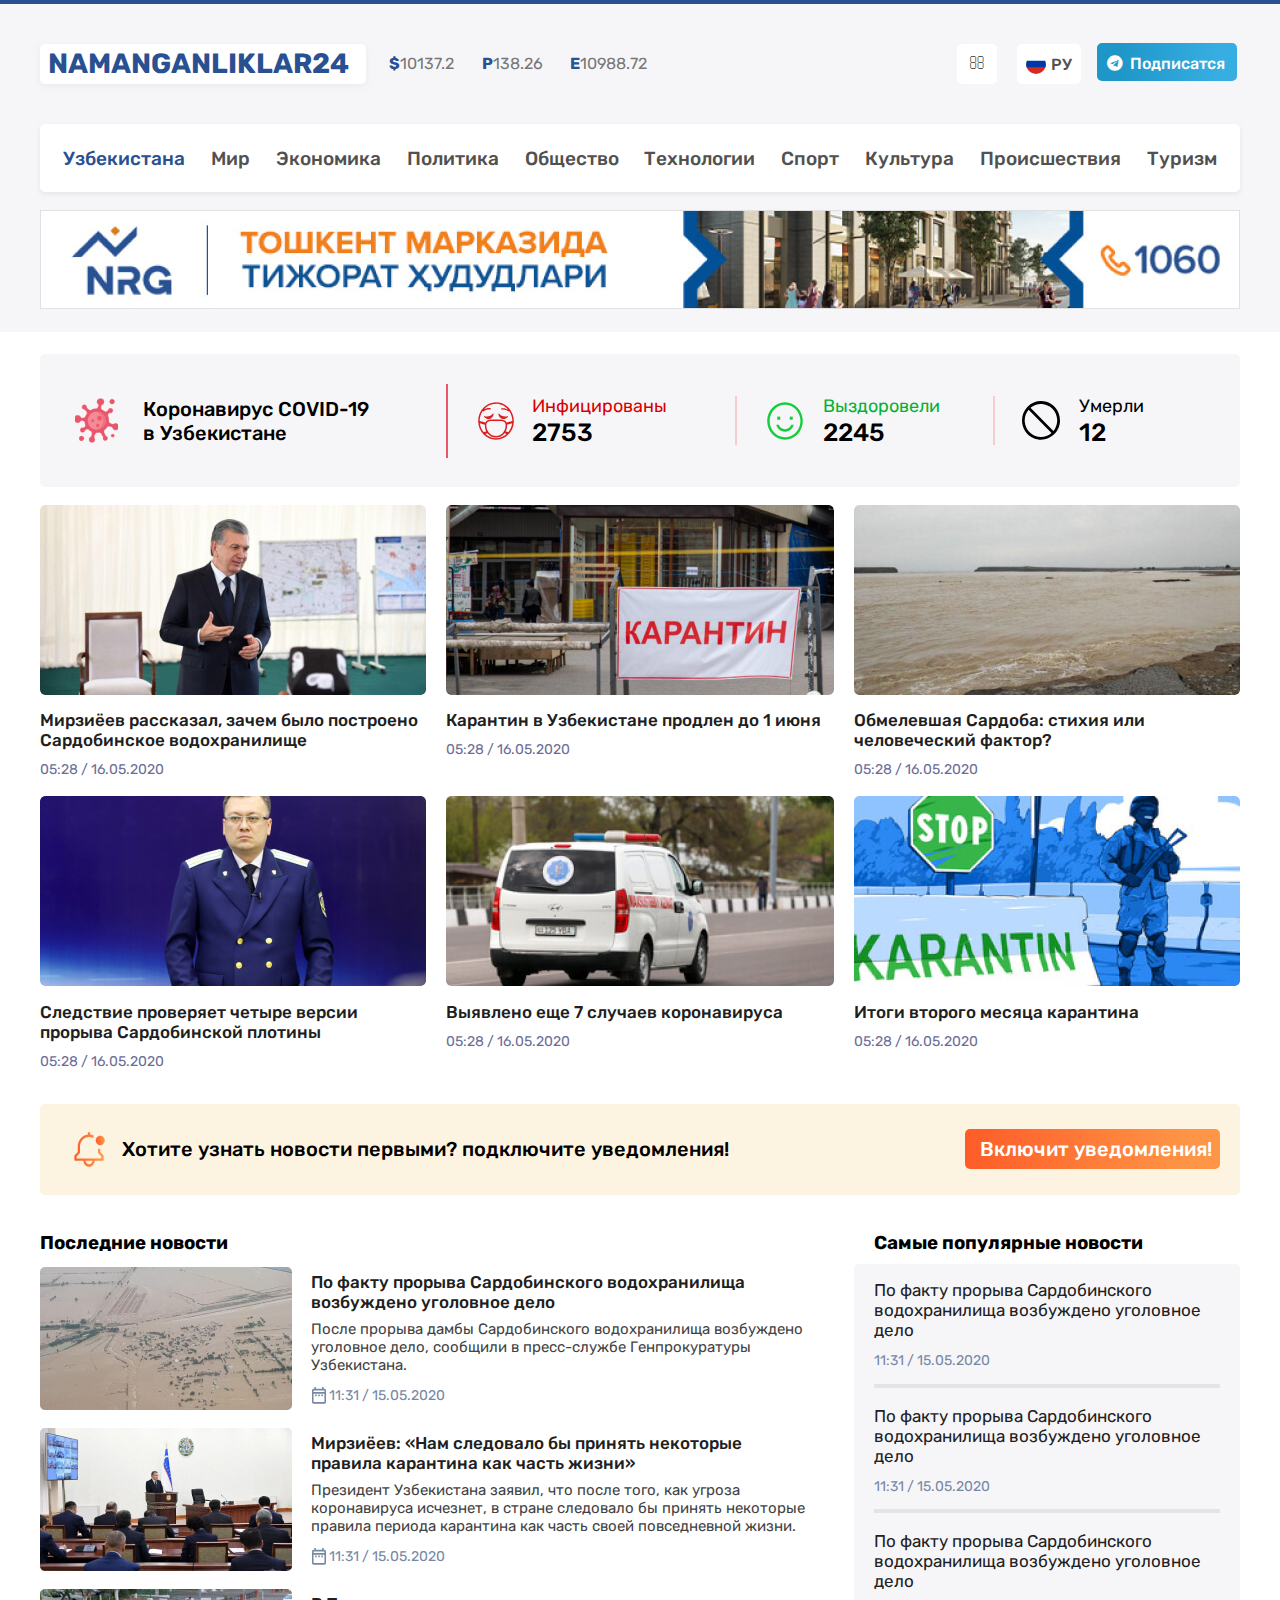
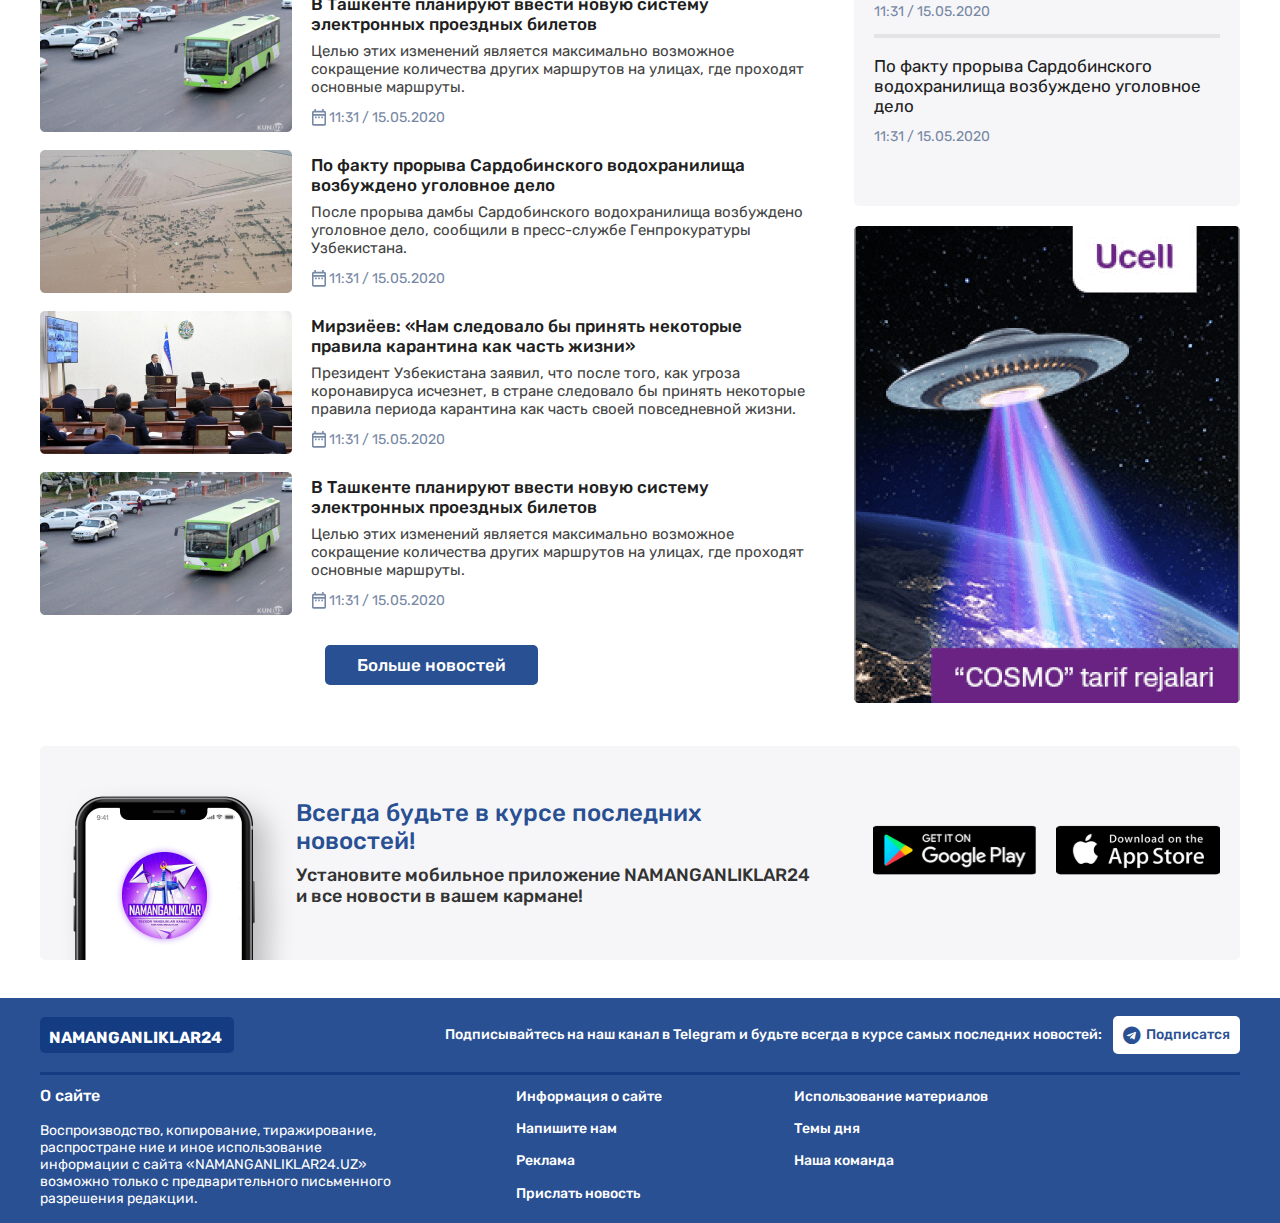
<file: index.html>
<!DOCTYPE html>
<html lang="en">
<head>
    <meta charset="UTF-8">
    <meta http-equiv="X-UA-Compatible" content="IE=edge">
    <meta name="viewport" content="width=device-width, initial-scale=1.0">
    <title>NAMANGANLIKLAR24</title>
    <link rel="stylesheet" href="https://pro.fontawesome.com/releases/v5.10.0/css/all.css"/>
    <link rel="stylesheet" href="./css/fonts.css">
    <link rel="stylesheet" href="./css/normalize.css">
    <link rel="stylesheet" href="./css/style.css">
</head>
<body>
    
    <header class="header">
        <div class="container">
            <div class="header-top">
                <a class="intro-title" href="index.html"><h1>NAMANGANLIKLAR24</h1></a>
                <div class="value">
                    <span class="dollar"><b>$</b>10137.2</span>
                    <span class="rubl"><b>P</b>138.26</span>
                    <span class="euro"><b>E</b>10988.72</span>
                </div>

                <div class="search-wrapper">
                    <input type="checkbox" id="check">
                    <div class="search-box">
                        <input type="text" placeholder="Nima qidiramiz?">
                        <label for="check" class="search-icon">
                            <i class="fas fa-search"></i>
                        </label>
                    </div>
                </div>

                <button type="button">
                    <img src="./img/cif_ru.svg" alt="flag of Russia">
                    <span>РУ</span>
                </button>

                <label for="modal">
                    <input type="checkbox" class="modal-check" id="modal">
                    <span class="modal-btn"><i class="fab fa-telegram"></i>Подписатся</span> 
                    <div class="box-modal">
                        <div class="modal-content">
                            <div class="close">+</div>
                            <p>Подписывайтесь на наш канал в Telegram и будьте всегда в курсе самых последних новостей:</p>
                            <a href="#"><i class="fab fa-telegram"></i>Подписатся</a>
                        </div>
                    </div>
                </label>
            </div>
            
            <nav class="navbar">
                <ul class="navlist">
                    <li><a class="active" href="#">Узбекистана</a></li>
                    <li><a href="#"> Мир </a></li>
                    <li><a href="article.html">Экономика</a></li>
                    <li><a href="list.html">Политика</a></li>
                    <li><a href="#">Общество</a></li>
                    <li><a href="#">Технологии</a></li>
                    <li><a href="#">Спорт</a></li>
                    <li><a href="#">Культура</a></li>
                    <li><a href="#">Происшествия</a></li>
                    <li><a href="#">Туризм</a></li>
                </ul>
            </nav>
            <a target="_blank" href="#"><img class="header-img" src="./img/nrg-banner.jpg" alt="nrg-banner" width="1200" height="99"></a>
        </div>
    </header>
    
    <main>
        <section class="covid-part">
            <div class="container ">
                <ul class="covid-info">
                    <li class="covid-list1">
                        <img src="./img/icon-covid.svg" alt="covid icon">
                        <h3>Коронавирус COVID-19 в Узбекистане</h3>
                        <hr class="line1">
                    </li>
                    <li class="covid-list2">
                        <img src="./img/icon-infected.svg" alt="infected icon">
                        <h4>Инфицированы<br><span>2753</span></h4>
                        <hr class="line2">
                    </li>
                    <li class="covid-list3">
                        <img src="./img/icon-recovered.svg" alt="recovered icon">
                        <h4>Выздоровели<br><span>2245</span></h4>
                        <hr class="line3">
                    </li>
                    <li class="covid-list4">
                        <img src="./img/icon-dead.svg" alt="dead icon">
                        <h4>Умерли<br><span>12</span></h4>
                    </li>
                </ul>
            </div>
        </section>
        
        <section class="news">
            <div class="container">
                <ul class="news-list">
                    <li class="box-1">
                        <a href="#">
                            <img src="./img/prezident.jpg" srcset="./img/prezident.jpg 1x, ./img/prezident@2x.jpg 2x" alt="prezident">
                            <h4>Мирзиёев рассказал, зачем было построено Сардобинское водохранилище</h4>
                            <p class="time">05:28 / 16.05.2020</p>
                        </a>
                    </li>
                    <li class="box-2">
                        <a href="#">
                            <img src="./img/karantin.jpg" srcset="./img/karantin.jpg 1x, ./img/karantin@2x.jpg 2x" alt="prezident">
                            <h4>Карантин в Узбекистане продлен до 1 июня</h4>
                            <p class="time">05:28 / 16.05.2020</p>
                        </a>
                    </li>
                    <li class="box-3">
                        <a href="#">
                            <img src="./img/sardoba.jpg" srcset="./img/sardoba.jpg 1x, ./img/sardoba@2x.jpg 2x" alt="sardoba">
                            <h4>Обмелевшая Сардоба: стихия или человеческий фактор?</h4>
                            <p class="time">05:28 / 16.05.2020</p>
                        </a>
                    </li>
                    <li class="box-4">
                        <a href="#">
                            <img src="./img/prokuror.jpg" srcset="./img/prokuror.jpg 1x, ./img/prokuror@2x.jpg 2x" alt="prokuror">
                            <h4>Следствие проверяет четыре версии прорыва Сардобинской плотины</h4>
                            <p class="time">05:28 / 16.05.2020</p>
                        </a>
                    </li>
                    <li class="box-5">
                        <a href="#">
                            <img src="./img/tez-yordam.jpg" srcset="./img/tez-yordam.jpg 1x, ./img/tez-yordam@2x.jpg 2x" alt="tez-yordam">
                            <h4>Выявлено еще 7 случаев коронавируса</h4>
                            <p class="time">05:28 / 16.05.2020</p>
                        </a>
                    </li>
                    <li class="box-6">
                        <a href="#">
                            <img src="./img/stop-karantin.jpg" srcset="./img/stop-karantin.jpg 1x, ./img/stop-karantin@2x.jpg 2x" alt="stop-karantin">
                            <h4>Итоги второго месяца карантина</h4>
                            <p class="time">05:28 / 16.05.2020</p>
                        </a>
                    </li>
                </ul>
                
                <div class="offer">
                    <img src="./img/bell-icon@2x.svg" alt="bell-icon" width="31" height="35">
                    <p>Хотите узнать новости первыми? подключите уведомления!</p>
                    <a href="#">Включит  уведомления!</a>
                </div>
            </div>
        </section>
        
        <section class="all-news">
            <div class="container all-news-wrapper">
                <div class="latest-news">
                    <h3>Последние новости</h3>
                    <ul class="latest-news-list">
                        <li>
                            <a href="#">
                                <img src="./img/Rectangle21.jpg" alt="sardoba from air">
                                <div class="list-info">
                                    <h4>По факту прорыва Сардобинского водохранилища возбуждено уголовное дело</h4>
                                    <p>После прорыва дамбы Сардобинского водохранилища возбуждено уголовное дело, сообщили в пресс-службе Генпрокуратуры Узбекистана.
                                    </p>
                                    <span class="latest-news-time"><img src="./img/calendar.svg" alt="calendar">11:31 / 15.05.2020</span>
                                </div>
                            </a>
                        </li>
                        <li>
                            <a href="#">
                                <img src="./img/Rectangle23.jpg" alt="majlis">
                                <div class="list-info">
                                    <h4>Мирзиёев: «Нам следовало бы принять некоторые правила карантина как часть  жизни»</h4>
                                    <p>Президент Узбекистана заявил, что после того, как угроза коронавируса исчезнет, в стране следовало бы принять некоторые правила периода карантина как часть своей повседневной жизни.</p>
                                    <span class="latest-news-time"><img src="./img/calendar.svg" alt="calendar">11:31 / 15.05.2020</span>
                                </div>
                            </a>
                        </li>
                        <li>
                            <a href="#">
                                <img src="./img/Rectangle24.jpg" alt="sardoba from air">
                                <div class="list-info">
                                    <h4>В Ташкенте планируют ввести новую систему электронных проездных билетов</h4>
                                    <p>Целью этих изменений является максимально возможное сокращение количества других маршрутов на улицах, где проходят основные маршруты.</p>
                                    <span class="latest-news-time"><img src="./img/calendar.svg" alt="calendar">11:31 / 15.05.2020</span>
                                </div>
                            </a>
                        </li>
                        <li>
                            <a href="#">
                                <img src="./img/Rectangle21.jpg" alt="sardoba from air">
                                <div class="list-info">
                                    <h4>По факту прорыва Сардобинского водохранилища возбуждено уголовное дело</h4>
                                    <p>После прорыва дамбы Сардобинского водохранилища возбуждено уголовное дело, сообщили в пресс-службе Генпрокуратуры Узбекистана.
                                    </p>
                                    <span class="latest-news-time"><img src="./img/calendar.svg" alt="calendar">11:31 / 15.05.2020</span>
                                </div>
                            </a>
                        </li>
                        <li>
                            <a href="#">
                                <img src="./img/Rectangle23.jpg" alt="majlis">
                                <div class="list-info">
                                    <h4>Мирзиёев: «Нам следовало бы принять некоторые правила карантина как часть  жизни»</h4>
                                    <p>Президент Узбекистана заявил, что после того, как угроза коронавируса исчезнет, в стране следовало бы принять некоторые правила периода карантина как часть своей повседневной жизни.</p>
                                    <span class="latest-news-time"><img src="./img/calendar.svg" alt="calendar">11:31 / 15.05.2020</span>
                                </div>
                            </a>
                        </li>
                        <li>
                            <a href="#">
                                <img src="./img/Rectangle24.jpg" alt="sardoba from air">
                                <div class="list-info">
                                    <h4>В Ташкенте планируют ввести новую систему электронных проездных билетов</h4>
                                    <p>Целью этих изменений является максимально возможное сокращение количества других маршрутов на улицах, где проходят основные маршруты.</p>
                                    <span class="latest-news-time"><img src="./img/calendar.svg" alt="calendar">11:31 / 15.05.2020</span>
                                </div>
                            </a>
                        </li>
                    </ul>     
                    <div class="more-news">
                        <a href="#">Больше новостей</a>         
                    </div>      
                </div>
                
                <div class="famous-news">
                    <h3>Cамые популярные новости</h3>
                    <ul class="famous-news-list">
                        <li>
                            <a href="#">
                                По факту прорыва Сардобинского водохранилища возбуждено уголовное дело
                            </a>
                            <span class="time">11:31 / 15.05.2020</span>
                            <hr class="fn-line">
                        </li>
                        <li>
                            <a href="#">
                                По факту прорыва Сардобинского водохранилища возбуждено уголовное дело
                            </a>
                            <span class="time">11:31 / 15.05.2020</span>
                            <hr class="fn-line">
                        </li>
                        <li>
                            <a href="#">
                                По факту прорыва Сардобинского водохранилища возбуждено уголовное дело
                            </a>
                            <span class="time">11:31 / 15.05.2020</span>
                            <hr class="fn-line">
                        </li>
                        <li>
                            <a href="#">
                                По факту прорыва Сардобинского водохранилища возбуждено уголовное дело
                            </a>
                            <span class="time">11:31 / 15.05.2020</span>
                        </li>
                    </ul>
                    <a target="_blank" href="#"><img src="./img/Rectangle41.png" alt="ucell add"></a>
                </div>
            </div>
        </section>
        
        <section>
            <div class="container">
                <div class="add">
                    <div class="add-left">
                        <img src="./img/Group1.png" alt="add">
                        <div class="add-left-text">
                            <h3>Всегда будьте в курсе последних новостей!</h3>
                            <p>Установите мобильное приложение NAMANGANLIKLAR24 и все новости в вашем кармане!</p>
                        </div>
                    </div>
                    <div class="add-right">
                        <a href="#"><img src="./img/googleplay.svg" alt="googleplay"></a>
                        <a href="#"><img src="./img/appstore.svg" alt="appstore"></a>
                    </div>
                </div>
            </div>
        </section>
    </main>
    
    <footer class="footer">
        <div class="container">
            <div class="footer-head">
                <a class="footer-title" href="#"><h2>NAMANGANLIKLAR24</h2></a>
                <p>Подписывайтесь на наш канал в Telegram и будьте всегда в курсе самых последних новостей:</p>
                <a class="footer-link" href="#"><i class="fab fa-telegram"></i>Подписатся</a>
            </div>
            <hr class="footer-line">
            <div class="footer-info">
                <p><span>О сайте</span><br><br> Воспроизводство, копирование, тиражирование, распростране ние и иное использование информации с сайта «NAMANGANLIKLAR24.UZ» возможно только с предварительного письменного разрешения редакции.
                </p>
                <ul class="footer-list-left">
                    <li><a href="#">Информация о сайте</a></li>
                    <li><a href="#">Напишите нам  </a></li>
                    <li><a href="#">Реклама</a></li>
                    <li><a href="#">Прислать новость</a></li>
                </ul>
                <ul class="footer-list-right">
                    <li><a href="#">Использование материалов</a></li>
                    <li><a href="#">Темы дня </a></li>
                    <li><a href="#">Наша команда</a></li>
                </ul>
            </div>
        </div>
    </footer>
    
</body>
</html>
</file>
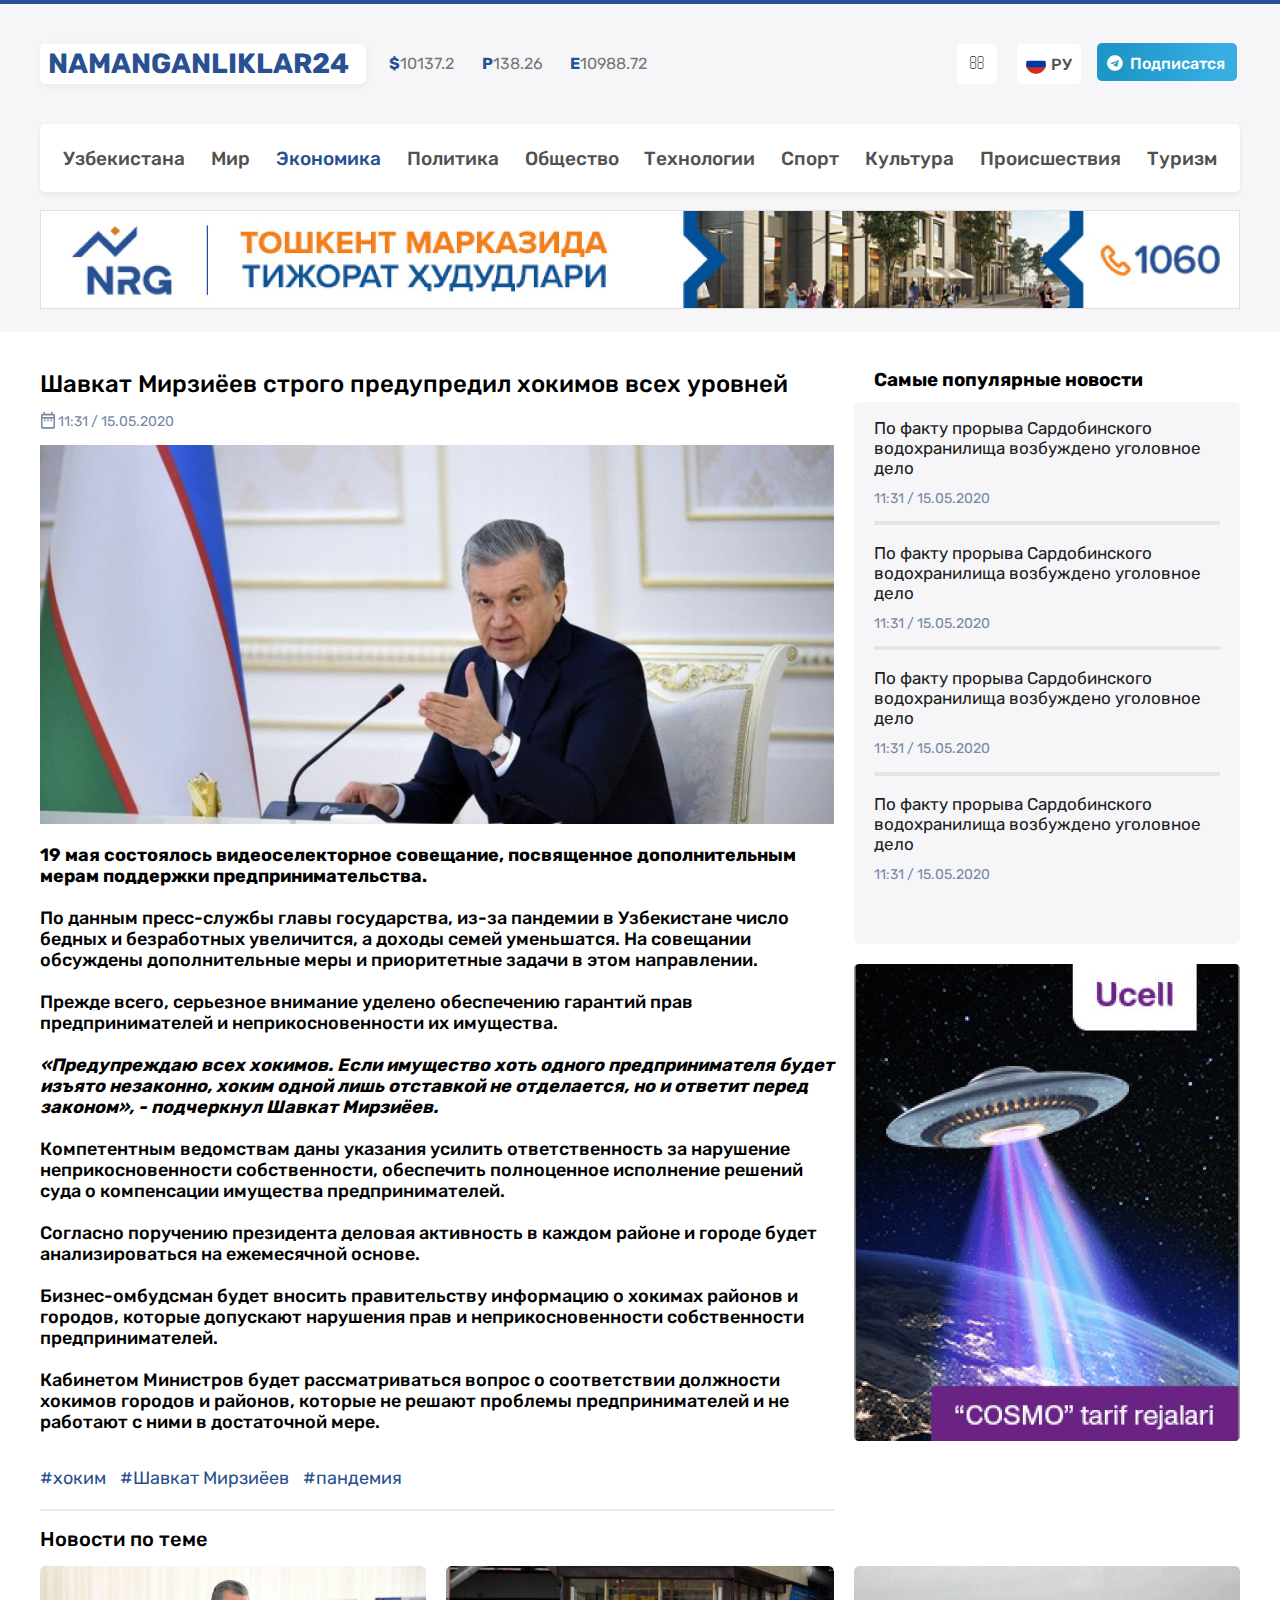
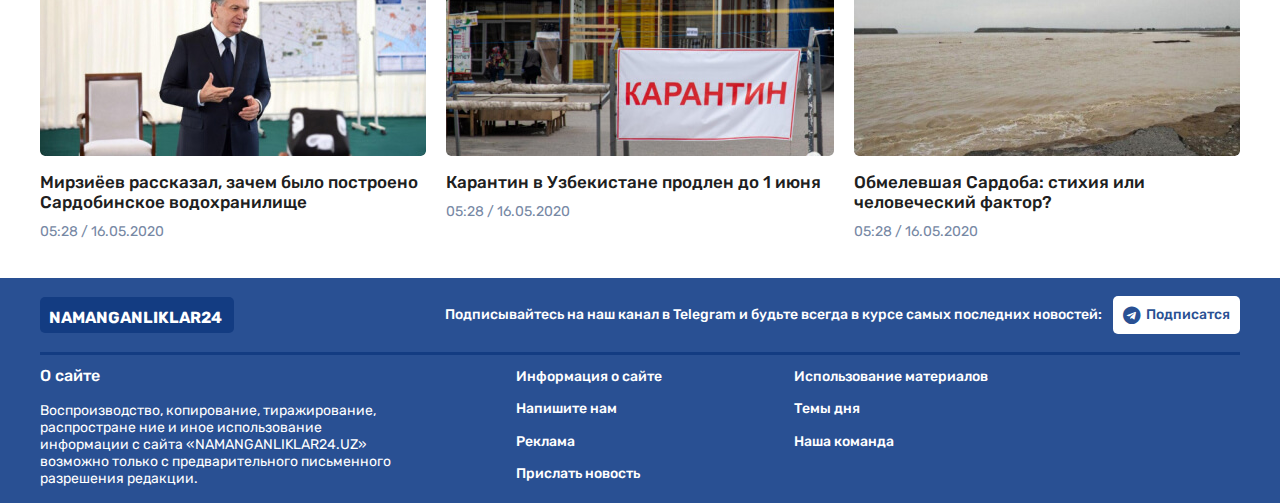
<file: article.html>
<!DOCTYPE html>
<html lang="en">
<head>
    <meta charset="UTF-8">
    <meta http-equiv="X-UA-Compatible" content="IE=edge">
    <meta name="viewport" content="width=device-width, initial-scale=1.0">
    <title>NAMANGANLIKLAR24 (Экономика)</title>
    <link rel="stylesheet" href="https://pro.fontawesome.com/releases/v5.10.0/css/all.css"/>
    <link rel="stylesheet" href="./css/fonts.css">
    <link rel="stylesheet" href="./css/normalize.css">
    <link rel="stylesheet" href="./css/style.css">
</head>
<body>
    
    <header class="header">
        <div class="container">
            <div class="header-top">
                <a class="intro-title" href="index.html"><h1>NAMANGANLIKLAR24</h1></a>
                <div class="value">
                    <span class="dollar"><b>$</b>10137.2</span>
                    <span class="rubl"><b>P</b>138.26</span>
                    <span class="euro"><b>E</b>10988.72</span>
                </div>
                <div class="search-wrapper">
                    <input type="checkbox" id="check">
                    <div class="search-box">
                        <input type="text" placeholder="Nima qidiramiz?">
                        <label for="check" class="search-icon">
                            <i class="fas fa-search"></i>
                        </label>
                    </div>
                </div>
                <button type="button">
                    <img src="./img/cif_ru.svg" alt="flag of Russia">
                    <span>РУ</span>
                </button>
                <label for="modal">
                    <input type="checkbox" class="modal-check" id="modal">
                    <span class="modal-btn"><i class="fab fa-telegram"></i>Подписатся</span> 
                    <div class="box-modal">
                        <div class="modal-content">
                            <div class="close">+</div>
                            <p>Подписывайтесь на наш канал в Telegram и будьте всегда в курсе самых последних новостей:</p>
                            <a href="#"><i class="fab fa-telegram"></i>Подписатся</a>
                        </div>
                    </div>
                </label>            </div>
            
            <nav class="navbar">
                <ul class="navlist">
                    <li><a href="index.html">Узбекистана</a></li>
                    <li><a href="#"> Мир </a></li>
                    <li><a class="active" href="#">Экономика</a></li>
                    <li><a href="list.html">Политика</a></li>
                    <li><a href="#">Общество</a></li>
                    <li><a href="#">Технологии</a></li>
                    <li><a href="#">Спорт</a></li>
                    <li><a href="#">Культура</a></li>
                    <li><a href="#">Происшествия</a></li>
                    <li><a href="#">Туризм</a></li>
                </ul>
            </nav>
            <a href="#"><img class="header-img" src="./img/nrg-banner.jpg" alt="nrg-banner" width="1200" height="99"></a>
        </div>
    </header>
    
    <main>
        <section class="all-news">
            <div class="container all-news-wrapper">
                <div class="economy">
                    <h2>Шавкат Мирзиёев строго предупредил хокимов всех уровней</h2>
                    <span class="time"><img src="./img/calendar.svg" alt="calendar">11:31 / 15.05.2020</span>
                    <img src="./img/prezident-uzb.jpg" srcset="./img/prezident-uzb.jpg 1x, ./img/prezident-uzb@2x.jpg" alt="Shavkat Mirziyoyev" width="794" height="379">
                    <p><b>19 мая состоялось видеоселекторное совещание, посвященное дополнительным мерам поддержки предпринимательства.</b><br><br>
                        По данным пресс-службы главы государства, из-за пандемии в Узбекистане число бедных и безработных увеличится, а доходы семей уменьшатся. На совещании обсуждены дополнительные меры и приоритетные задачи в этом направлении.<br><br>
                        Прежде всего, серьезное внимание уделено обеспечению гарантий прав предпринимателей и неприкосновенности их имущества.<br><br>
                        <b><em> «Предупреждаю всех хокимов. Если имущество хоть одного предпринимателя будет изъято незаконно, хоким одной лишь отставкой не отделается, но и ответит перед законом», - подчеркнул Шавкат Мирзиёев.</em></b><br><br>
                        Компетентным ведомствам даны указания усилить ответственность за нарушение неприкосновенности собственности, обеспечить полноценное исполнение решений суда о компенсации имущества предпринимателей.<br><br>
                        Согласно поручению президента деловая активность в каждом районе и городе будет анализироваться на ежемесячной основе.<br><br>
                        Бизнес-омбудсман будет вносить правительству информацию о хокимах районов и городов, которые допускают нарушения прав и неприкосновенности собственности предпринимателей.<br><br>
                        Кабинетом Министров будет рассматриваться вопрос о соответствии должности хокимов городов и районов, которые не решают проблемы предпринимателей и не работают с ними в достаточной мере.</p>
                        
                        <div class="short-links">
                            <a href="#">#хоким</a>
                            <a href="#">#Шавкат Мирзиёев</a>
                            <a href="#">#пандемия</a>
                        </div>
                        <hr class="economy-line">
                    </div>
                    
                    <div class="famous-news">
                        <h3>Cамые популярные новости</h3>
                        <ul class="famous-news-list">
                            <li>
                                <a href="#">
                                    По факту прорыва Сардобинского водохранилища возбуждено уголовное дело
                                </a>
                                <span class="time">11:31 / 15.05.2020</span>
                                <hr class="fn-line">
                            </li>
                            <li>
                                <a href="#">
                                    По факту прорыва Сардобинского водохранилища возбуждено уголовное дело
                                </a>
                                <span class="time">11:31 / 15.05.2020</span>
                                <hr class="fn-line">
                            </li>
                            <li>
                                <a href="#">
                                    По факту прорыва Сардобинского водохранилища возбуждено уголовное дело
                                </a>
                                <span class="time">11:31 / 15.05.2020</span>
                                <hr class="fn-line">
                            </li>
                            <li>
                                <a href="#">
                                    По факту прорыва Сардобинского водохранилища возбуждено уголовное дело
                                </a>
                                <span class="time">11:31 / 15.05.2020</span>
                            </li>
                        </ul>
                        <a target="_blank" href="#"><img src="./img/Rectangle41.png" alt="ucell add"></a>
                    </div>
                </div>
            </div>
        </section>

        <section class="economy-wrapper">
            <div class="container">
                <h3>Новости по теме</h3>
                <ul class="economy-news">
                    <li class="box-1">
                        <a href="#">
                            <img src="./img/prezident.jpg" srcset="./img/prezident.jpg 1x, ./img/prezident@2x.jpg 2x" alt="prezident">
                            <h4>Мирзиёев рассказал, зачем было построено Сардобинское водохранилище</h4>
                        </a>
                        <p class="time">05:28 / 16.05.2020</p>
                    </li>
                    <li class="box-2">
                        <a href="#">
                            <img src="./img/karantin.jpg" srcset="./img/karantin.jpg 1x, ./img/karantin@2x.jpg 2x" alt="prezident">
                            <h4>Карантин в Узбекистане продлен до 1 июня</h4>
                        </a>
                        <p class="time">05:28 / 16.05.2020</p>
                    </li>
                    <li class="box-3">
                        <a href="#">
                            <img src="./img/sardoba.jpg" srcset="./img/sardoba.jpg 1x, ./img/sardoba@2x.jpg 2x" alt="sardoba">
                            <h4>Обмелевшая Сардоба: стихия или человеческий фактор?</h4>
                        </a>
                        <p class="time">05:28 / 16.05.2020</p>
                    </li>
                </ul>
            </div>
        </section>
    </main>

    <footer class="footer">
        <div class="container">
            <div class="footer-head">
                <a class="footer-title" href="#"><h2>NAMANGANLIKLAR24</h2></a>
                <p>Подписывайтесь на наш канал в Telegram и будьте всегда в курсе самых последних новостей:</p>
                <a class="footer-link" href="#"><i class="fab fa-telegram"></i>Подписатся</a>
            </div>
            <hr class="footer-line">
            <div class="footer-info">
                <p><span>О сайте</span><br><br> Воспроизводство, копирование, тиражирование, распростране ние и иное использование информации с сайта «NAMANGANLIKLAR24.UZ» возможно только с предварительного письменного разрешения редакции.
                </p>
                <ul class="footer-list-left">
                    <li><a href="#">Информация о сайте</a></li>
                    <li><a href="#">Напишите нам  </a></li>
                    <li><a href="#">Реклама</a></li>
                    <li><a href="#">Прислать новость</a></li>
                </ul>
                <ul class="footer-list-right">
                    <li><a href="#">Использование материалов</a></li>
                    <li><a href="#">Темы дня </a></li>
                    <li><a href="#">Наша команда</a></li>
                </ul>
            </div>
        </div>
    </footer>
        
</body>
</html>
</file>
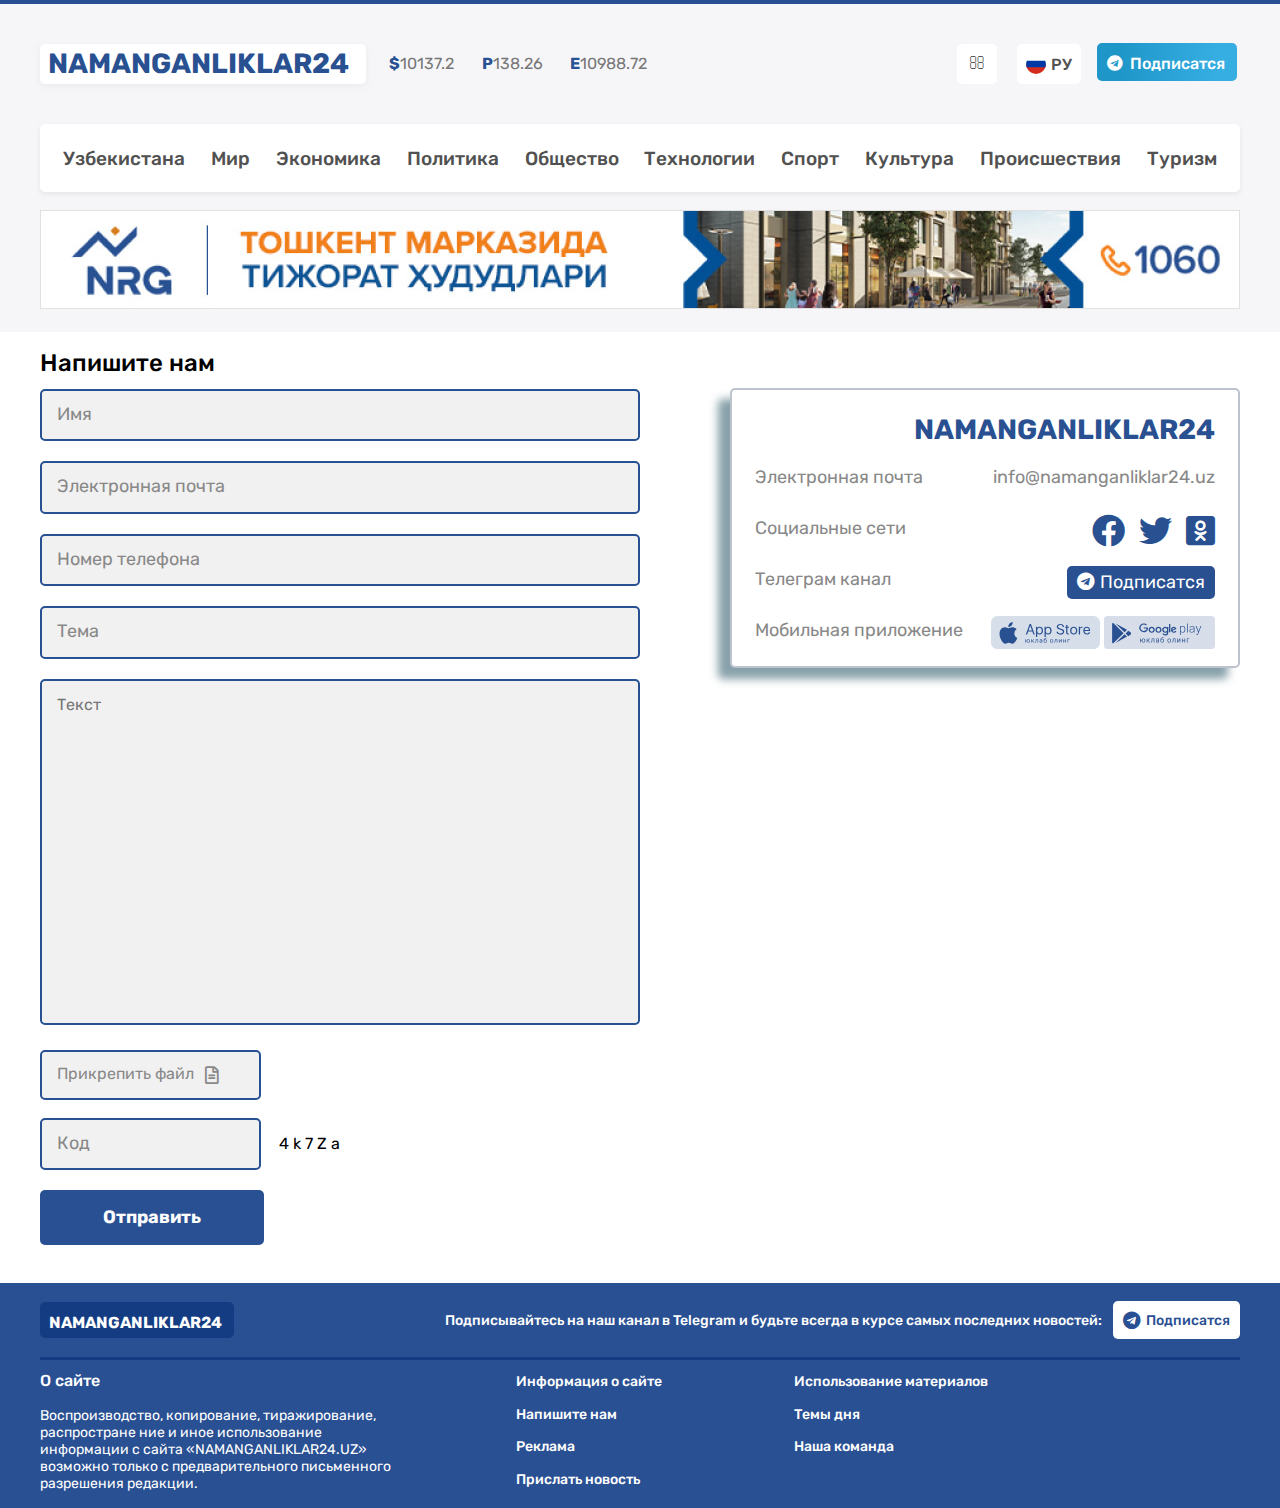
<file: contact.html>
<!DOCTYPE html>
<html lang="en">
<head>
    <meta charset="UTF-8">
    <meta http-equiv="X-UA-Compatible" content="IE=edge">
    <meta name="viewport" content="width=device-width, initial-scale=1.0">
    <title>NAMANGANLIKLAR24 (Напишите нам)</title>
    <link rel="stylesheet" href="https://pro.fontawesome.com/releases/v5.10.0/css/all.css"/>
    <link rel="stylesheet" href="./css/fonts.css">
    <link rel="stylesheet" href="./css/normalize.css">
    <link rel="stylesheet" href="./css/style.css">
</head>
<body>

    <header class="header">
        <div class="container">
            <div class="header-top">
                <a class="intro-title" href="index.html"><h1>NAMANGANLIKLAR24</h1></a>
                <div class="value">
                    <span class="dollar"><b>$</b>10137.2</span>
                    <span class="rubl"><b>P</b>138.26</span>
                    <span class="euro"><b>E</b>10988.72</span>
                </div>
                <div class="search-wrapper">
                    <input type="checkbox" id="check">
                    <div class="search-box">
                        <input type="text" placeholder="Nima qidiramiz?">
                        <label for="check" class="search-icon">
                            <i class="fas fa-search"></i>
                        </label>
                    </div>
                </div>
                <button type="button">
                    <img src="./img/cif_ru.svg" alt="flag of Russia">
                    <span>РУ</span>
                </button>
                <label for="modal">
                    <input type="checkbox" class="modal-check" id="modal">
                    <span class="modal-btn"><i class="fab fa-telegram"></i>Подписатся</span> 
                    <div class="box-modal">
                        <div class="modal-content">
                            <div class="close">+</div>
                            <p>Подписывайтесь на наш канал в Telegram и будьте всегда в курсе самых последних новостей:</p>
                            <a href="#"><i class="fab fa-telegram"></i>Подписатся</a>
                        </div>
                    </div>
                </label>            </div>
            
            <nav class="navbar">
                <ul class="navlist">
                    <li><a href="index.html">Узбекистана</a></li>
                    <li><a href="#"> Мир </a></li>
                    <li><a href="article.html">Экономика</a></li>
                    <li><a href="list.html">Политика</a></li>
                    <li><a href="#">Общество</a></li>
                    <li><a href="#">Технологии</a></li>
                    <li><a href="#">Спорт</a></li>
                    <li><a href="#">Культура</a></li>
                    <li><a href="#">Происшествия</a></li>
                    <li><a href="#">Туризм</a></li>
                </ul>
            </nav>
            <a href="#"><img class="header-img" src="./img/nrg-banner.jpg" alt="nrg-banner" width="1200" height="99"></a>
        </div>
    </header>

    <main>
        <section class="contact">
            <div class="container contact-page">
                <form action="https://echo.htmlacademy.ru/" method="POST" class="form">
                    <h3>Напишите нам</h3>
                    <label for="name">
                        <input class="contact-list" required type="text" name="user-name" id="name" placeholder="Имя">
                    </label> <br>
                    <label for="email">
                        <input class="contact-list" required type="email" name="user-email" id="email" placeholder="Электронная почта">
                    </label> <br>
                    <label for="phone">
                        <input class="contact-list" required type="tel" name="user-phone" id="phone" placeholder="Номер телефона">
                    </label> <br>
                    <label for="title">
                        <input class="contact-list" required type="text" name="title" id="title" placeholder="Тема">
                    </label> <br>
                    <label for="text">
                        <textarea class="contact-list textarea" name="text" id="text" cols="65" rows="17" placeholder="Текст"></textarea>
                    </label> <br>
                    <label class="file" for="file">
                        <span>Прикрепить файл</span><i class="far fa-file-alt"></i>
                        <input class="contact-list last" required type="file" name="file" id="file">
                    </label> <br>
                    <label class="code" for="code">
                        <input class="contact-list last" required type="text" name="code" id="code" placeholder="Код"><span>4 k 7 Z a</span>
                    </label> <br>

                    <button type="submit">Отправить</button>
                </form>

                <section class="card">
                    <h2>NAMANGANLIKLAR24</h2>
                    <div class="card-content">
                        <ul class="card-left">
                            <li>Электронная почта</li>
                            <li>Социальные сети</li>
                            <li>Телеграм канал</li>
                            <li>Мобильная приложение</li>
                        </ul>

                        <ul class="card-right">
                            <li><a class="email" href="#">info@namanganliklar24.uz</a></li>
                            <li>
                                <div class="card-icons">
                                    <a href="#"><i class="fab fa-facebook"></i></a>
                                    <a href="#"><i class="fab fa-twitter"></i> </a>
                                    <a href="#"><i class="fab fa-odnoklassniki-square"></i></a>
                                </div>
                            </li>
                            <li><a class="card-link" href="#"><i class="fab fa-telegram"></i>Подписатся</a></li>
                            <li>
                                <a class="card-img" href="#">
                                    <img src="./img/appleStore2.svg" alt="appleStore">
                                    <img src="./img/googlePlay2.svg" alt="googlePlay">
                                </a>
                            </li>
                        </ul>
                    </div>
                </section>
            </div>
        </section>
    </main>

    <footer class="footer">
        <div class="container">
            <div class="footer-head">
                <a class="footer-title" href="#"><h2>NAMANGANLIKLAR24</h2></a>
                <p>Подписывайтесь на наш канал в Telegram и будьте всегда в курсе самых последних новостей:</p>
                <a class="footer-link" href="#"><i class="fab fa-telegram"></i>Подписатся</a>
            </div>
            <hr class="footer-line">
            <div class="footer-info">
                <p><span>О сайте</span><br><br> Воспроизводство, копирование, тиражирование, распростране ние и иное использование информации с сайта «NAMANGANLIKLAR24.UZ» возможно только с предварительного письменного разрешения редакции.
                </p>
                <ul class="footer-list-left">
                    <li><a href="#">Информация о сайте</a></li>
                    <li><a href="#">Напишите нам  </a></li>
                    <li><a href="#">Реклама</a></li>
                    <li><a href="#">Прислать новость</a></li>
                </ul>
                <ul class="footer-list-right">
                    <li><a href="#">Использование материалов</a></li>
                    <li><a href="#">Темы дня </a></li>
                    <li><a href="#">Наша команда</a></li>
                </ul>
            </div>
        </div>
    </footer>
    
</body>
</html>
</file>
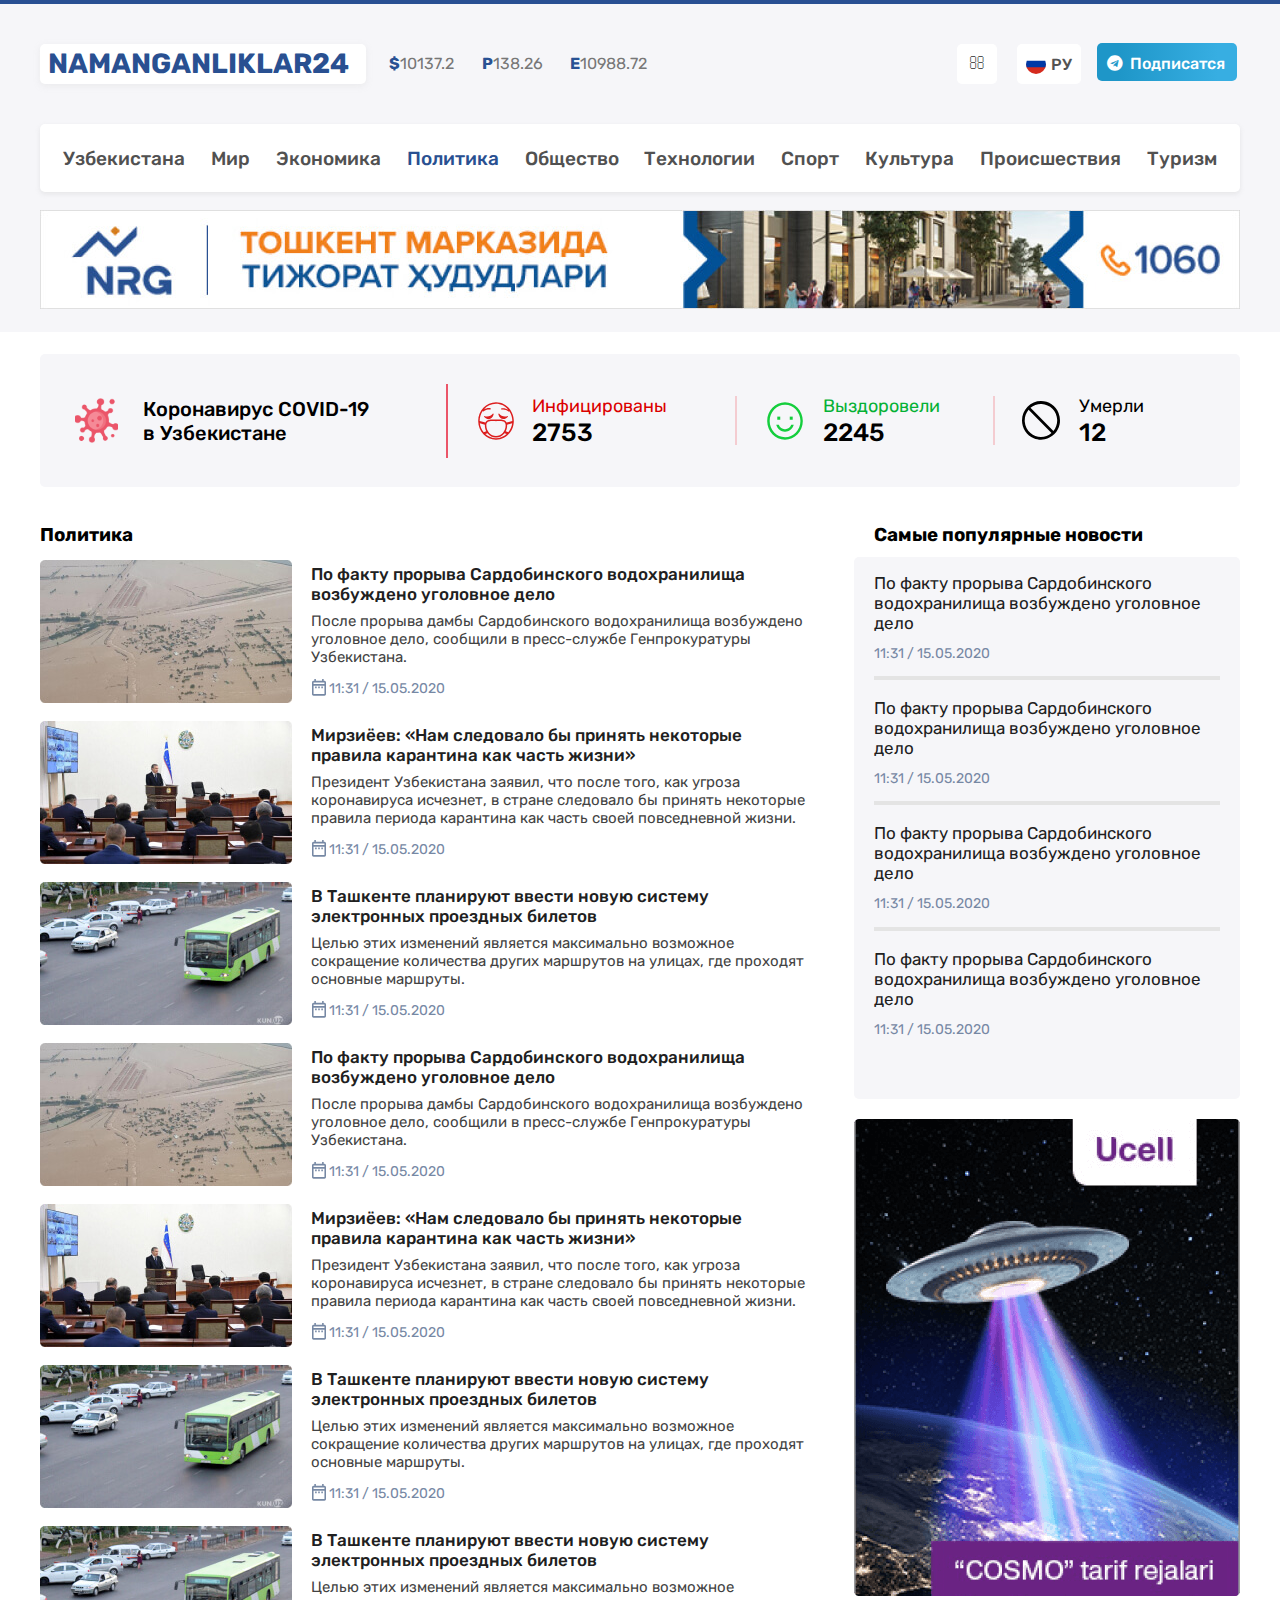
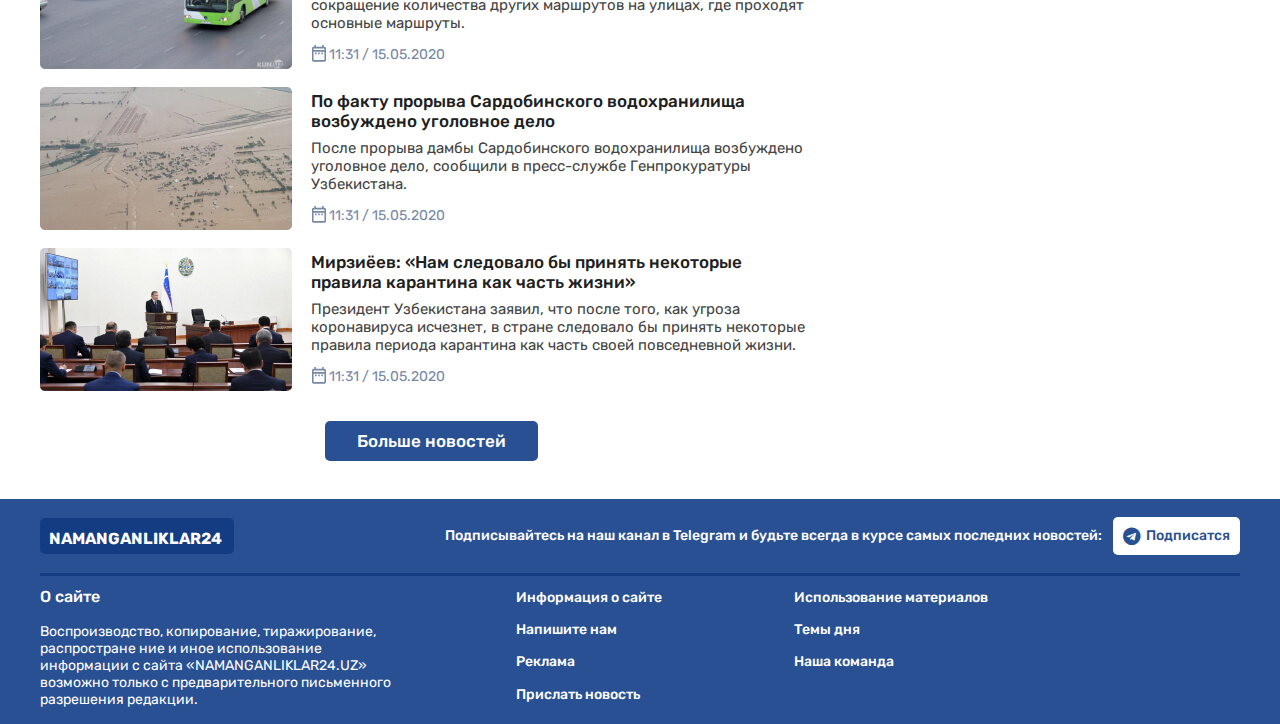
<file: list.html>
<!DOCTYPE html>
<html lang="en">
<head>
    <meta charset="UTF-8">
    <meta http-equiv="X-UA-Compatible" content="IE=edge">
    <meta name="viewport" content="width=device-width, initial-scale=1.0">
    <title>NAMANGANLIKLAR24 (Политика)</title>
    <link rel="stylesheet" href="https://pro.fontawesome.com/releases/v5.10.0/css/all.css"/>
    <link rel="stylesheet" href="./css/fonts.css">
    <link rel="stylesheet" href="./css/normalize.css">
    <link rel="stylesheet" href="./css/style.css">
</head>
<body>

    <header class="header">
        <div class="container">
            <div class="header-top">
                <a class="intro-title" href="index.html"><h1>NAMANGANLIKLAR24</h1></a>
                <div class="value">
                    <span class="dollar"><b>$</b>10137.2</span>
                    <span class="rubl"><b>P</b>138.26</span>
                    <span class="euro"><b>E</b>10988.72</span>
                </div>
                <div class="search-wrapper">
                    <input type="checkbox" id="check">
                    <div class="search-box">
                        <input type="text" placeholder="Nima qidiramiz?">
                        <label for="check" class="search-icon">
                            <i class="fas fa-search"></i>
                        </label>
                    </div>
                </div>
                <button type="button">
                    <img src="./img/cif_ru.svg" alt="flag of Russia">
                    <span>РУ</span>
                </button>
                <label for="modal">
                    <input type="checkbox" class="modal-check" id="modal">
                    <span class="modal-btn"><i class="fab fa-telegram"></i>Подписатся</span> 
                    <div class="box-modal">
                        <div class="modal-content">
                            <div class="close">+</div>
                            <p>Подписывайтесь на наш канал в Telegram и будьте всегда в курсе самых последних новостей:</p>
                            <a href="#"><i class="fab fa-telegram"></i>Подписатся</a>
                        </div>
                    </div>
                </label>
            </div>
            
            <nav class="navbar">
                <ul class="navlist">
                    <li><a href="index.html">Узбекистана</a></li>
                    <li><a href="#"> Мир </a></li>
                    <li><a href="article.html">Экономика</a></li>
                    <li><a class="active" href="#">Политика</a></li>
                    <li><a href="#">Общество</a></li>
                    <li><a href="#">Технологии</a></li>
                    <li><a href="#">Спорт</a></li>
                    <li><a href="#">Культура</a></li>
                    <li><a href="#">Происшествия</a></li>
                    <li><a href="#">Туризм</a></li>
                </ul>
            </nav>
            <a href="#"><img class="header-img" src="./img/nrg-banner.jpg" alt="nrg-banner" width="1200" height="99"></a>
        </div>
    </header>

    <main>
        <section class="covid-part">
            <div class="container ">
                <ul class="covid-info">
                    <li class="covid-list1">
                        <img src="./img/icon-covid.svg" alt="covid icon">
                        <h3>Коронавирус COVID-19 в Узбекистане</h3>
                        <hr class="line1">
                    </li>
                    <li class="covid-list2">
                        <img src="./img/icon-infected.svg" alt="infected icon">
                        <h4>Инфицированы<br><span>2753</span></h4>
                        <hr class="line2">
                    </li>
                    <li class="covid-list3">
                        <img src="./img/icon-recovered.svg" alt="recovered icon">
                        <h4>Выздоровели<br><span>2245</span></h4>
                        <hr class="line3">
                    </li>
                    <li class="covid-list4">
                        <img src="./img/icon-dead.svg" alt="dead icon">
                        <h4>Умерли<br><span>12</span></h4>
                    </li>
                </ul>
            </div>
        </section>

        <section class="all-news">
            <div class="container all-news-wrapper">
                <div class="latest-news">
                    <h3>Политика</h3>
                    <ul class="latest-news-list">
                        <li>
                            <a href="#">
                                <img src="./img/Rectangle21.jpg" alt="sardoba from air">
                                <div class="list-info">
                                    <h4>По факту прорыва Сардобинского водохранилища возбуждено уголовное дело</h4>
                                    <p>После прорыва дамбы Сардобинского водохранилища возбуждено уголовное дело, сообщили в пресс-службе Генпрокуратуры Узбекистана.
                                    </p>
                                    <span class="latest-news-time"><img src="./img/calendar.svg" alt="calendar">11:31 / 15.05.2020</span>
                                </div>
                            </a>
                        </li>
                        <li>
                            <a href="#">
                                <img src="./img/Rectangle23.jpg" alt="majlis">
                                <div class="list-info">
                                    <h4>Мирзиёев: «Нам следовало бы принять некоторые правила карантина как часть  жизни»</h4>
                                    <p>Президент Узбекистана заявил, что после того, как угроза коронавируса исчезнет, в стране следовало бы принять некоторые правила периода карантина как часть своей повседневной жизни.</p>
                                    <span class="latest-news-time"><img src="./img/calendar.svg" alt="calendar">11:31 / 15.05.2020</span>
                                </div>
                            </a>
                        </li>
                        <li>
                            <a href="#">
                                <img src="./img/Rectangle24.jpg" alt="sardoba from air">
                                <div class="list-info">
                                    <h4>В Ташкенте планируют ввести новую систему электронных проездных билетов</h4>
                                    <p>Целью этих изменений является максимально возможное сокращение количества других маршрутов на улицах, где проходят основные маршруты.</p>
                                    <span class="latest-news-time"><img src="./img/calendar.svg" alt="calendar">11:31 / 15.05.2020</span>
                                </div>
                            </a>
                        </li>
                        <li>
                            <a href="#">
                                <img src="./img/Rectangle21.jpg" alt="sardoba from air">
                                <div class="list-info">
                                    <h4>По факту прорыва Сардобинского водохранилища возбуждено уголовное дело</h4>
                                    <p>После прорыва дамбы Сардобинского водохранилища возбуждено уголовное дело, сообщили в пресс-службе Генпрокуратуры Узбекистана.
                                    </p>
                                    <span class="latest-news-time"><img src="./img/calendar.svg" alt="calendar">11:31 / 15.05.2020</span>
                                </div>
                            </a>
                        </li>
                        <li>
                            <a href="#">
                                <img src="./img/Rectangle23.jpg" alt="majlis">
                                <div class="list-info">
                                    <h4>Мирзиёев: «Нам следовало бы принять некоторые правила карантина как часть  жизни»</h4>
                                    <p>Президент Узбекистана заявил, что после того, как угроза коронавируса исчезнет, в стране следовало бы принять некоторые правила периода карантина как часть своей повседневной жизни.</p>
                                    <span class="latest-news-time"><img src="./img/calendar.svg" alt="calendar">11:31 / 15.05.2020</span>
                                </div>
                            </a>
                        </li>
                        <li>
                            <a href="#">
                                <img src="./img/Rectangle24.jpg" alt="sardoba from air">
                                <div class="list-info">
                                    <h4>В Ташкенте планируют ввести новую систему электронных проездных билетов</h4>
                                    <p>Целью этих изменений является максимально возможное сокращение количества других маршрутов на улицах, где проходят основные маршруты.</p>
                                    <span class="latest-news-time"><img src="./img/calendar.svg" alt="calendar">11:31 / 15.05.2020</span>
                                </div>
                            </a>
                        </li>
                        <li>
                            <a href="#">
                                <img src="./img/Rectangle24.jpg" alt="sardoba from air">
                                <div class="list-info">
                                    <h4>В Ташкенте планируют ввести новую систему электронных проездных билетов</h4>
                                    <p>Целью этих изменений является максимально возможное сокращение количества других маршрутов на улицах, где проходят основные маршруты.</p>
                                    <span class="latest-news-time"><img src="./img/calendar.svg" alt="calendar">11:31 / 15.05.2020</span>
                                </div>
                            </a>
                        </li>
                        <li>
                            <a href="#">
                                <img src="./img/Rectangle21.jpg" alt="sardoba from air">
                                <div class="list-info">
                                    <h4>По факту прорыва Сардобинского водохранилища возбуждено уголовное дело</h4>
                                    <p>После прорыва дамбы Сардобинского водохранилища возбуждено уголовное дело, сообщили в пресс-службе Генпрокуратуры Узбекистана.
                                    </p>
                                    <span class="latest-news-time"><img src="./img/calendar.svg" alt="calendar">11:31 / 15.05.2020</span>
                                </div>
                            </a>
                        </li>
                        <li>
                            <a href="#">
                                <img src="./img/Rectangle23.jpg" alt="majlis">
                                <div class="list-info">
                                    <h4>Мирзиёев: «Нам следовало бы принять некоторые правила карантина как часть  жизни»</h4>
                                    <p>Президент Узбекистана заявил, что после того, как угроза коронавируса исчезнет, в стране следовало бы принять некоторые правила периода карантина как часть своей повседневной жизни.</p>
                                    <span class="latest-news-time"><img src="./img/calendar.svg" alt="calendar">11:31 / 15.05.2020</span>
                                </div>
                            </a>
                        </li>
                    </ul>     
                    <div class="more-news">
                        <a href="#">Больше новостей</a>         
                    </div>      
                </div>
                
                <div class="famous-news">
                    <h3>Cамые популярные новости</h3>
                    <ul class="famous-news-list">
                        <li>
                            <a href="#">
                                По факту прорыва Сардобинского водохранилища возбуждено уголовное дело
                            </a>
                            <span class="time">11:31 / 15.05.2020</span>
                            <hr class="fn-line">
                        </li>
                        <li>
                            <a href="#">
                                По факту прорыва Сардобинского водохранилища возбуждено уголовное дело
                            </a>
                            <span class="time">11:31 / 15.05.2020</span>
                            <hr class="fn-line">
                        </li>
                        <li>
                            <a href="#">
                                По факту прорыва Сардобинского водохранилища возбуждено уголовное дело
                            </a>
                            <span class="time">11:31 / 15.05.2020</span>
                            <hr class="fn-line">
                        </li>
                        <li>
                            <a href="#">
                                По факту прорыва Сардобинского водохранилища возбуждено уголовное дело
                            </a>
                            <span class="time">11:31 / 15.05.2020</span>
                        </li>
                    </ul>
                    <a target="_blank" href="#"><img src="./img/Rectangle41.png" alt="ucell add"></a>
                </div>
            </div>
        </section>
    </main>

    <footer class="footer">
        <div class="container">
            <div class="footer-head">
                <a class="footer-title" href="#"><h2>NAMANGANLIKLAR24</h2></a>
                <p>Подписывайтесь на наш канал в Telegram и будьте всегда в курсе самых последних новостей:</p>
                <a class="footer-link" href="#"><i class="fab fa-telegram"></i>Подписатся</a>
            </div>
            <hr class="footer-line">
            <div class="footer-info">
                <p><span>О сайте</span><br><br> Воспроизводство, копирование, тиражирование, распростране ние и иное использование информации с сайта «NAMANGANLIKLAR24.UZ» возможно только с предварительного письменного разрешения редакции.
                </p>
                <ul class="footer-list-left">
                    <li><a href="#">Информация о сайте</a></li>
                    <li><a href="#">Напишите нам  </a></li>
                    <li><a href="#">Реклама</a></li>
                    <li><a href="#">Прислать новость</a></li>
                </ul>
                <ul class="footer-list-right">
                    <li><a href="#">Использование материалов</a></li>
                    <li><a href="#">Темы дня </a></li>
                    <li><a href="#">Наша команда</a></li>
                </ul>
            </div>
        </div>
    </footer>
    
</body>
</html>
</file>
<file: css/fonts.css>
/* rubik-regular - latin_cyrillic */
@font-face {
    font-family: 'Rubik';
    font-style: normal;
    font-weight: 400;
    src: local(''),
         url('../fonts/rubik-v14-latin_cyrillic-regular.woff2') format('woff2'),
         url('../fonts/rubik-v14-latin_cyrillic-regular.woff') format('woff');
  }
  /* rubik-500 - latin_cyrillic */
  @font-face {
    font-family: 'Rubik';
    font-style: normal;
    font-weight: 500;
    src: local(''),
         url('../fonts/rubik-v14-latin_cyrillic-500.woff2') format('woff2'), 
         url('../fonts/rubik-v14-latin_cyrillic-500.woff') format('woff'); 
  }
  /* rubik-700 - latin_cyrillic */
  @font-face {
    font-family: 'Rubik';
    font-style: normal;
    font-weight: 700;
    src: local(''),
         url('../fonts/rubik-v14-latin_cyrillic-700.woff2') format('woff2'),
         url('../fonts/rubik-v14-latin_cyrillic-700.woff') format('woff'); 
  }
</file>
<file: css/style.css>
*{
    margin: 0;
    padding: 0;
    box-sizing: border-box;
}

body{
    font-family: "Rubik", "Arial", sans-serif;
}

.header{
    width: 100%;
    height: 332px;
    padding-top: 40px;
    background-color: #F6F6F9;
    border-top: 4px solid #295093;
}

.container{
    width: 1200px;
    margin: 0 auto;
}

.time{
    font-size: 14px;
    line-height: 17px;
    color: #7688A4;
}

.header-top{
    display: flex;
    align-items: center;
}

.header-top .intro-title{
    text-decoration: none;
}

.header-top h1{
    font-weight: bold;
    font-size: 28px;
    line-height: 33px;
    color: #295091;
    margin: 0;
    background-color: #fff;
    box-shadow: 0px 2px 6px rgba(202, 202, 202, 0.25);
    border-radius: 5px;
    padding: 3px 17px 4px 8px;
}

.value{
    width: 258px;
    display: flex;
    justify-content: space-between;
    margin-left: 23px;
}

.value span{
    color: #777;
}

.value b{
    color: #285193;
}

.search-wrapper{
    width: 200px;
    height: 40px;
    margin-left: 150px;
}

#check{
    display: none;
}

.search-box{
    position: relative;
    height: 40px;
    width: 200px;
}

.search-box input{
    position: absolute;
    right: 55px;
    top: -85px;
    width: 100%;
    height: 100%;
    border-radius: 5px;
    outline: none;
    background: #fff;
    border: none;
    padding-left: 15px;
    font-size: 15px;
}

.search-box .search-icon{
    position: absolute;
    right: 0;
    top: 0;
    width: 40px;
    height: 40px;
    background-color: #fff;
    border-radius: 5px;
    line-height: 40px;
    text-align: center;
    cursor: pointer;
    font-size: 16px;
}

.search-box .search-icon:hover{
    background-color: rgb(238, 230, 230);
}

.search-box input::placeholder{
    font-size: 12px;
    line-height: 14px;
    color: #CCCCCC;
}

.search-box i{
    font-weight: 500;
    color:  #535353;    
}

#check:checked ~ .search-box input{
    top: 0;
    transition: all .2s ease;
}

.header-top button{
    background-color: #fff;
    width: 64px;
    height: 40px;
    border: none;
    display: flex;
    align-items: center;
    cursor: pointer;
    margin-left: 20px;
    display: flex;
    justify-content: center;
    border-radius: 5px;
}

.header-top button img{
    border-radius: 50%;
}

.header-top button span{
    font-weight: 500;
    font-size: 16px;
    line-height: 19px;
    color: #535353;
    margin-left: 5px;
}

.modal-btn{
    margin-left: 16px;
    font-weight: 500;
    font-size: 16px;
    line-height: 19px;
    color: #FFFFFF;
    background: linear-gradient(90deg, #1E96C8 15.07%, #37AEE2 85.96%);
    border-radius: 5px;
    padding: 11px 12px 8px 10px;    
    /* text-decoration: none; */
    cursor: pointer;
}

.modal-btn i{
    margin-right: 7px;
}

.modal-check{
    display: none;
}
/* ----------------- */

.box-modal{
    display: none;
    position: fixed;
    background: rgba(68, 81, 102, 0.24);
    top: 0;
    left: 0;
    right: 0;
    bottom: 0;
}

.modal-content{
    position: relative;
    width: 819px;
    height: 231px;
    background: #FFFFFF;
    box-shadow: 0px 0px 30px rgba(86, 86, 86, 0.25);
    border-radius: 5px;
}

.modal-check:checked ~ .box-modal{
    display: block;
    display: flex;
    align-items: center;
    justify-content: center;
}

.modal-content p{
    width: 678px;
    font-weight: 500;
    font-size: 26px;
    line-height: 31px;
    text-align: center;
    color: #295093;
    margin: auto;
    margin-top: 46px;
}

.modal-content a{
    font-weight: 500;
    font-size: 24px;
    line-height: 28px;
    text-decoration: none;
    color: #FFFFFF;
    background: linear-gradient(90deg, #1E96C8 15.07%, #37AEE2 85.96%);
    border-radius: 5px;
    padding: 17px 19px 12px 15px;
    display: flex;
    align-items: center;
    width: 215px;
    margin: 30px auto;
}

.modal-content a i{
    margin-right: 10px;
}

.close{
    position: absolute;
    top: 4px;
    right: 15px;
    font-size: 35px;
    transform: rotate(45deg);
    color: #BABFC2;
    cursor: pointer;
}

/* ----------------- */

.navbar{
    height: 68px;
    background: #fff;
    box-shadow: 0px 2px 5px rgba(159, 159, 159, 0.19);
    border-radius: 5px;
    margin-top: 40px;
}

.navlist{
    display: flex;
    justify-content: space-between;
    padding: 23px;
    list-style-type: none;
}

.navlist a{
    font-weight: 500;
    font-size: 19px;
    line-height: 23px;
    color: #515151;
    text-decoration: none;
}

.navlist a:hover{
    color: #295091;
}

.header-img{
    margin-top: 18px;
}

.covid-info{
    width: 100%;
    height: 133px;
    background: #F6F6F9;
    border-radius: 5px;
    display: flex;
    align-items: center;
    padding-left: 35px;
    margin-top: 22px;
}

.covid-info li{
    display: flex;
    align-items: center;
}

.covid-info h3{
    width: 232px;
    margin-left: 25px;
    font-weight: 500;
    font-size: 20px;
    line-height: 24px;
}

.covid-info .line1{
    width: 2px;
    height: 74px;
    border: none;
    background: #EB5569;
    margin-left: 71px;
}

.covid-list2 img{
    margin-left: 29px;
    margin-right: 17px;
}

.covid-list2 h4{
    width: 161px;
    font-weight: normal;
    font-size: 18px;
    line-height: 21px;
    color: #DB0000;
}

.covid-list3 h4{
    width: 161px;
    font-weight: normal;
    font-size: 18px;
    line-height: 21px;
    color: #05B135;
}

.covid-list4 h4{
    width: 161px;
    font-weight: normal;
    font-size: 18px;
    line-height: 21px;
    color: #000000;
}

.covid-info span{
    font-size: 25px;
    color:#000;
    font-weight: 500;
    padding-top: 5px;
    display: inline-block;
}

.covid-list2 .line2{
    width: 2px;
    height: 49px;
    background: #F4CCD1;
    border: none;
    margin-left: 42px;
}

.covid-list3 img{
    margin-left: 29px;
    margin-right: 19px;
}

.covid-list3 .line3{
    width: 2px;
    height: 49px;
    background: #F4CCD1;
    border: none;
    margin-left: 9px;
}

.covid-list4 img{
    margin-left: 27px;
    margin-right: 19px;
}

.news{
    margin-top: 18px;
}

.news-list{
    display: flex;
    flex-wrap: wrap;
    list-style-type: none;
}

.news-list img{
    border-radius: 5px;
}

.news-list a{
    text-decoration: none;
}

.news-list h4{
    font-weight: 500;
    font-size: 17px;
    line-height: 20px;
    color: #202020;
    margin-top: 11px;
    margin-bottom: 11px;
}

.news-list h4:hover{
    color: #295091;
}

.box-1 h4{
    width: 380px;
}

.box-3 h4{
    width: 291px;
}

.box-4 h4{
    width: 320px;
}

.news-list li{
    margin-right: 20px;
    margin-bottom: 18px;
}

.news-list li:nth-child(3n){
    margin-right: 0;
}

.news-list .time{
    font-size: 14px;
    line-height: 17px;
    color: #6B6D97;
}

.offer{
    width: 100%;
    height: 91px;
    background: rgba(239, 186, 84, 0.18);
    border-radius: 5px;
    display: flex;
    align-items: center;
    padding-left: 34px;
    padding-right: 20px;
    margin-top: 16px;
}

.offer p{
    margin-left: 17px;
    font-weight: 500;
    font-size: 20px;
    line-height: 24px;
}

.offer a{
    margin-left: auto;
    font-weight: 500;
    font-size: 20px;
    line-height: 24px;
    color: #FFFFFF;
    background: linear-gradient(90deg, #FE5C28 0%, rgba(255, 139, 54, 0.9) 88.43%);
    border-radius: 5px;
    text-decoration: none;
    padding: 8px 8px 8px 15px;
}

.all-news{
    margin-top: 38px;
}

.all-news-wrapper{
    display: flex;
    justify-content: space-between;
}

.latest-news-list{
    list-style-type: none;
    margin-top: 13px;
}

.latest-news-list li a{
    display: flex;
    align-items: center;
    text-decoration: none;
}

.latest-news-list li{
    margin-bottom: 18px;
}

.list-info{
    margin-left: 19px;
}

.list-info h4{
    width: 500px;
    font-weight: 500;
    font-size: 17px;
    line-height: 20px;
    color: #202020;
    margin-bottom: 8px;
}

.list-info h4:hover{
    color: #295091;
}

.list-info p{
    width: 512px;
    font-size: 15px;
    line-height: 18px;
    color: #434343;
    margin-bottom: 12px;
}

.list-info span{
    display: flex;
    align-items: center;
    font-size: 14px;
    line-height: 17px;
    color: #7688A4;
}

.latest-news .more-news{
    text-align: center;
    margin-top: 30px;
}

.latest-news .more-news a{
    display: inline-block;
    font-weight: 500;
    font-size: 17px;
    line-height: 20px;
    color: #FFFFFF;
    background: #295093;
    border-radius: 5px;
    padding: 10px 32px;
    text-decoration: none;
}

.famous-news h3{
    padding-left: 20px;
    margin-bottom: 10px;
}

.famous-news-list{
    width: 386px;
    height: 542px;
    background-color: #F6F6F9;
    padding-top: 16px;
    padding-left: 20px;
    padding-right: 20px;
    border-radius: 5px;
    list-style-type: none;
    margin-bottom: 20px;
}

.famous-news-list h3{
    font-weight: 500;
    font-size: 20px;
    line-height: 24px;
    color: #202020;
    margin-bottom: 6px;
}

.famous-news-list li{
    margin-bottom: 18px;
}

.famous-news-list li a{
    text-decoration: none;
    font-size: 17px;
    line-height: 20px;
    color: #202020;
    margin-bottom: 11px;
    display: inline-block;
}

.famous-news-list li a:hover{
    color: #295093;
}

.fn-line{
    margin-top: 14px;
    margin-bottom: 18px;
    height: 4px;
    background: #E4E4E4;
    border: none;
}

.add{
    width: 100%;
    height: 214px;
    background-color: #F6F6F9;
    border-radius: 5px;
    display: flex;
    align-items: center;
    justify-content: space-between;
    padding: 0 20px;
    margin-top: 38px;
}

.add-left{
    display: flex;
    align-items: center;
}

.add-right{
    display: flex;
}

.add-left img{
    margin-top: 37px;
}

.add-left-text h3{
    width: 526px;
    font-weight: 500;
    font-size: 24px;
    line-height: 28px;
    color: #295093;
    margin-bottom: 10px;
}

.add-left-text p{
    width: 515px;
    font-weight: 500;
    font-size: 18px;
    line-height: 21px;
    color: #333333;
}

.add-right>a{
    margin-left: 20px;
}

.footer{
    width: 100%;
    height: 225px;
    background: #295093;
    margin-top: 38px;
}

.footer-head{
    display: flex;
    align-items: center;
    justify-content: space-between;
    padding-top: 18px;
}

.footer-head a{
    text-decoration: none;
}

.footer-head h2{
    font-weight: bold;
    font-size: 16px;
    line-height: 19px;
    color: #FFFFFF;
    background: #133C82;
    border-radius: 5px;
    padding: 11px 12px 6px 9px;
}

.footer-head p{
    font-weight: 500;
    font-size: 14px;
    line-height: 17px;
    color: #FFFFFF;
    margin-left: 200px;
}

.footer-head .footer-link{
    font-weight: 500;
    font-size: 14px;
    line-height: 17px;
    background: #FFFFFF;
    border-radius: 5px;
    color: #295093;
    padding: 10px;
    text-decoration: none;
    display: flex;
    align-items: center;
}

.footer-head .footer-link:hover{
    background-color: #031c49;
    color: #fff;
}

.footer-head a i{
    margin-right: 6px;
    font-size: 18px;
}

.footer-line{
    height: 3px;
    margin-top: 18px;
    border: none;
    background: #133C82;
    margin-bottom: 12px;
}

.footer-info{
    display: flex;
    color: #fff;
}

.footer-info p{
    font-weight: 400;
    font-size: 14px;
    line-height: 17px;
    width: 365px;
}

.footer-info span{
    font-weight: 500;
    font-size: 16px;
}

.footer-info ul{
    list-style-type: none;
}

.footer-list-left{
    width: 163px;
    margin-left: 111px;
}

.footer ul li{
    margin-bottom: 14px;
}

.footer-list-right{
    width: 225px;
    margin-left: 115px;
}

.footer-info a{
    color: #fff;
    text-decoration: none;
    font-weight: 500;
    font-size: 14px;
    line-height: 17px;
}

.footer-info a:hover{
    color: #110749;
}

.navlist .active{
    color: #295091;
}

/* ---------- home end --------- */


/* ---------- article start --------- */

.economy h2{
    font-weight: 500;
    font-size: 24px;
    line-height: 28px;
    margin-bottom: 13px;
}

.economy span{
    display: flex;
    align-items: center;
    margin-bottom: 14px;
}

.economy p{
    width: 794px;
    margin-top: 17px;
    font-weight: 500;
    font-size: 18px;
    line-height: 21px;
}

.short-links{
    margin-top: 35px;
}

.short-links a{
    padding-right: 10px;
    text-decoration: none;
    font-size: 18px;
    line-height: 21px;
    color: #28508E;
}

.economy-line{
    width: 794px;
    height: 2px;
    background: #EBEBEB;
    border: none;
    margin-top: 20px;
}

.economy-wrapper{
    margin-top: 16px;
}

.economy-wrapper h3{
    font-weight: 500;
    font-size: 20px;
    line-height: 24px;
    margin-bottom: 15px;
}

.economy-news{
    display: flex;
    justify-content: space-between;
    list-style-type: none;
}

.economy-news img{
    border-radius: 5px;
    margin-bottom: 11px;
}

.economy-news h4{
    margin-bottom: 11px;
    font-weight: 500;
    font-size: 17px;
    line-height: 20px;
    color: #202020;
}


.economy-news h4:hover{
    color: #295093;
}

.economy-news a{
    text-decoration: none;
}

/* ---------- article end --------- */


/* ---------- contact start --------- */

.contact{
    margin-top: 17px;
}

.form h3{
    margin-bottom: 12px;
    font-weight: 500;
    font-size: 24px;
    line-height: 28px;
}

.form .contact-list{
    width: 600px;
    margin-bottom: 20px;
    padding: 15px;
    background: #f1f1f1;
    border: 2px solid #285193;
    border-radius: 5px;
}

.form input::placeholder{
    font-size: 18px;
    line-height: 21px;
    color: #888;
}

.textarea{
    border: 2px solid #285193;
    resize: none;
}

.form .last{
    width: 221px;
}

input[type="file"]{
    display: none;
}

label.file{
    background-color: #f1f1f1;
    color: #888888;
    width: 221px;
    height: 50px;
    display: flex;
    align-items: center;
    border: 2px solid #285193;
    border-radius: 5px;
    padding-left: 15px;
    cursor: pointer;
}

.fa-file-alt{
    font-size: 18px;
}

label.file span{
    margin-right: 11px;
}

.code span{
    margin-left: 18px;
}

.form button{
    background: #295093;
    border: 2px solid rgba(40, 81, 147, 0.54);
    border-radius: 5px;
    padding: 15px 61px;
    font-weight: bold;
    font-size: 18px;
    line-height: 21px;
    color: #FFFFFF;
    cursor: pointer;
}

.form button:hover{
    background-color: #112e5f;
}

.contact-page{
    display: flex;
    justify-content: space-between;
}

.card-content{
    display: flex;
    /* align-items: center; */
    justify-content: space-between;
    margin-top: 21px;
}

.card{
    width: 510px;
    height: 280px;
    background: #FFFFFF;
    border: 2px solid #BCC3CD;
    border-radius: 5px;
    padding: 23px;
    box-shadow: -12px 11px 9px 0px rgba(17,68,85,0.5);
    margin-top: 39px;
}

.card h2{
    font-weight: bold;
    font-size: 28px;
    line-height: 33px;
    color: #295091;
    display: flex;
    justify-content: flex-end;
}

.card ul{
    list-style-type: none;
}

.card-left li{
    font-size: 18px;
    line-height: 21px;
    color: #888888;
    margin-bottom: 30px;
}

.card-left li:last-child{
    margin-bottom: 0;
}

.card-right{
    text-align: right;
}

.card-right a{
    text-decoration: none;
    display: inline-block;
}

.card-right .email{
    color: #888;
    font-size: 18px;
    line-height: 21px;
    margin-bottom: 25px;
}

.card-icons a{
    color: #295091;
    font-size: 33px;
    margin-bottom: 15px;
}

.card-icons a:not(:last-child){
    margin-right: 10px;
}

.card-link{
    font-size: 18px;
    line-height: 21px;
    background: #295091;
    border-radius: 5px;
    color: #FFFFFF;
    padding: 6px 10px;
    margin-bottom: 17px;
}

.card-link i{
    margin-right: 6px;
}
</file>
